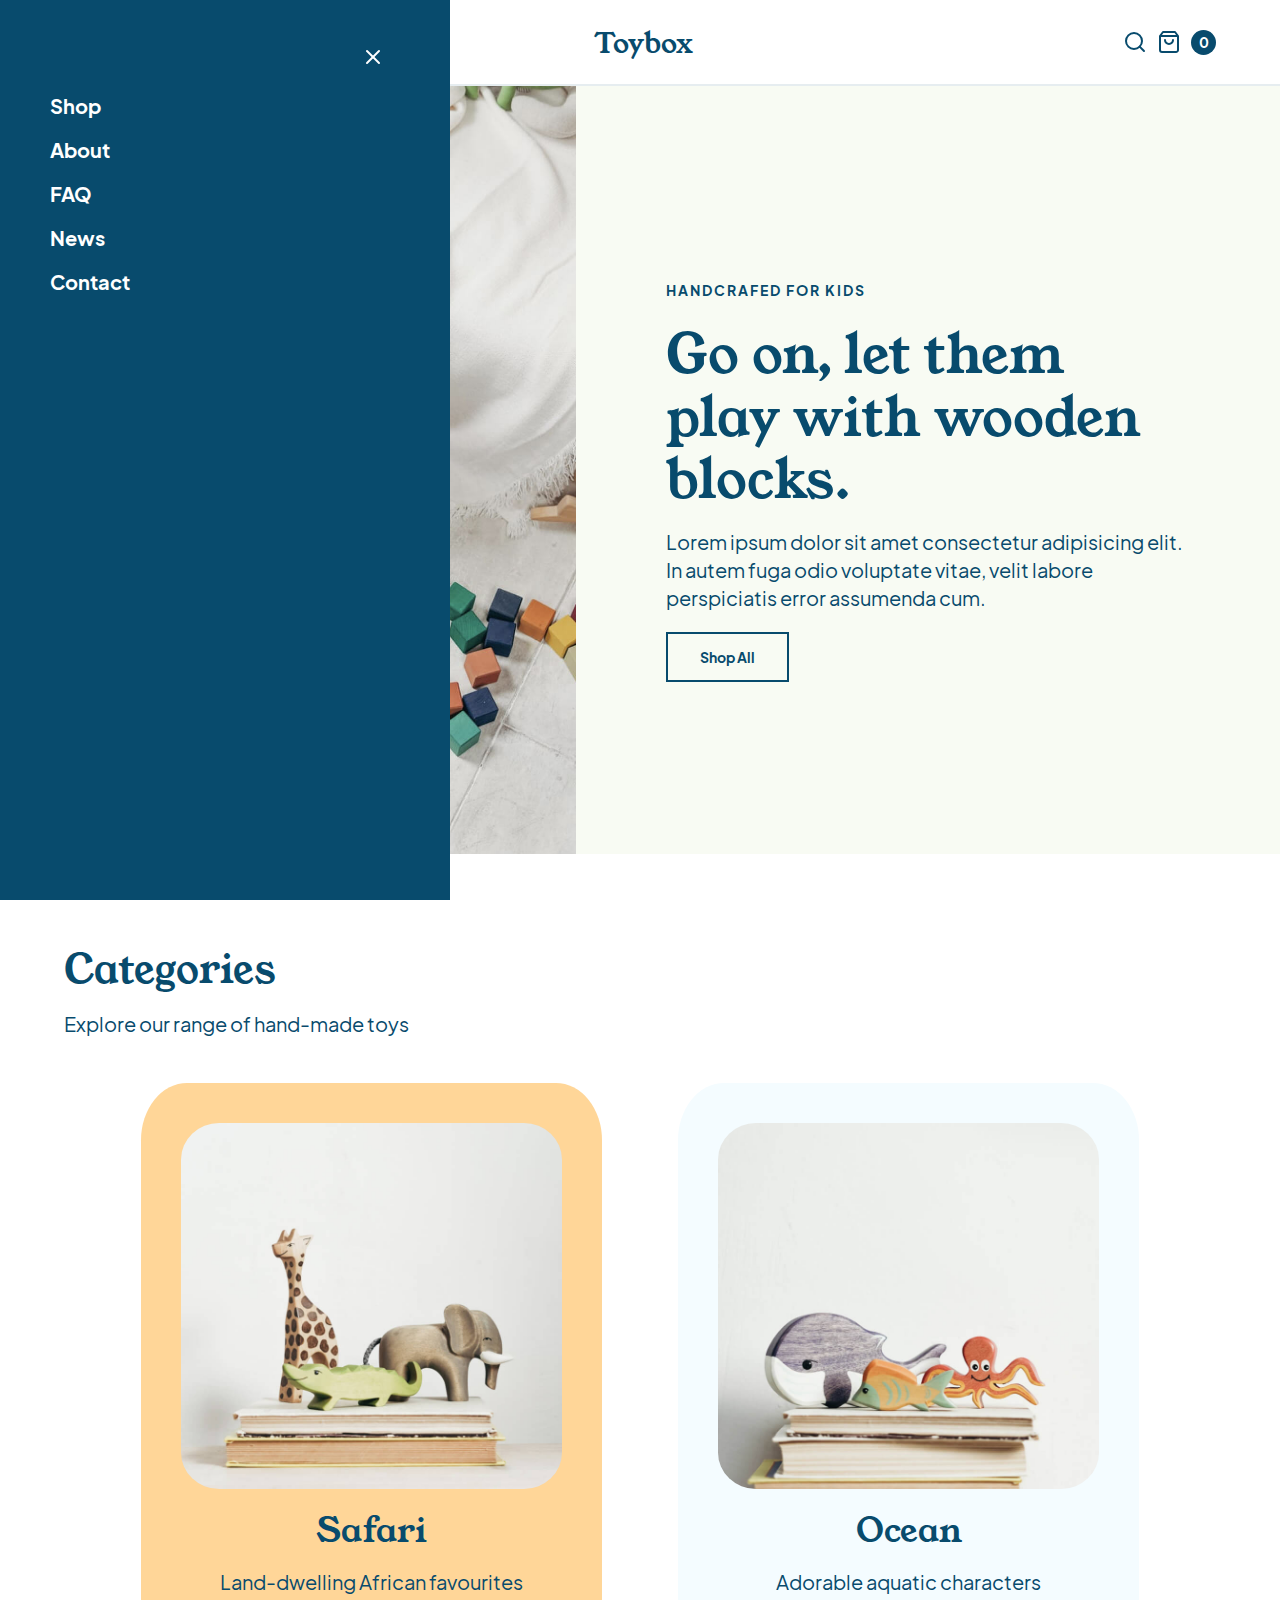
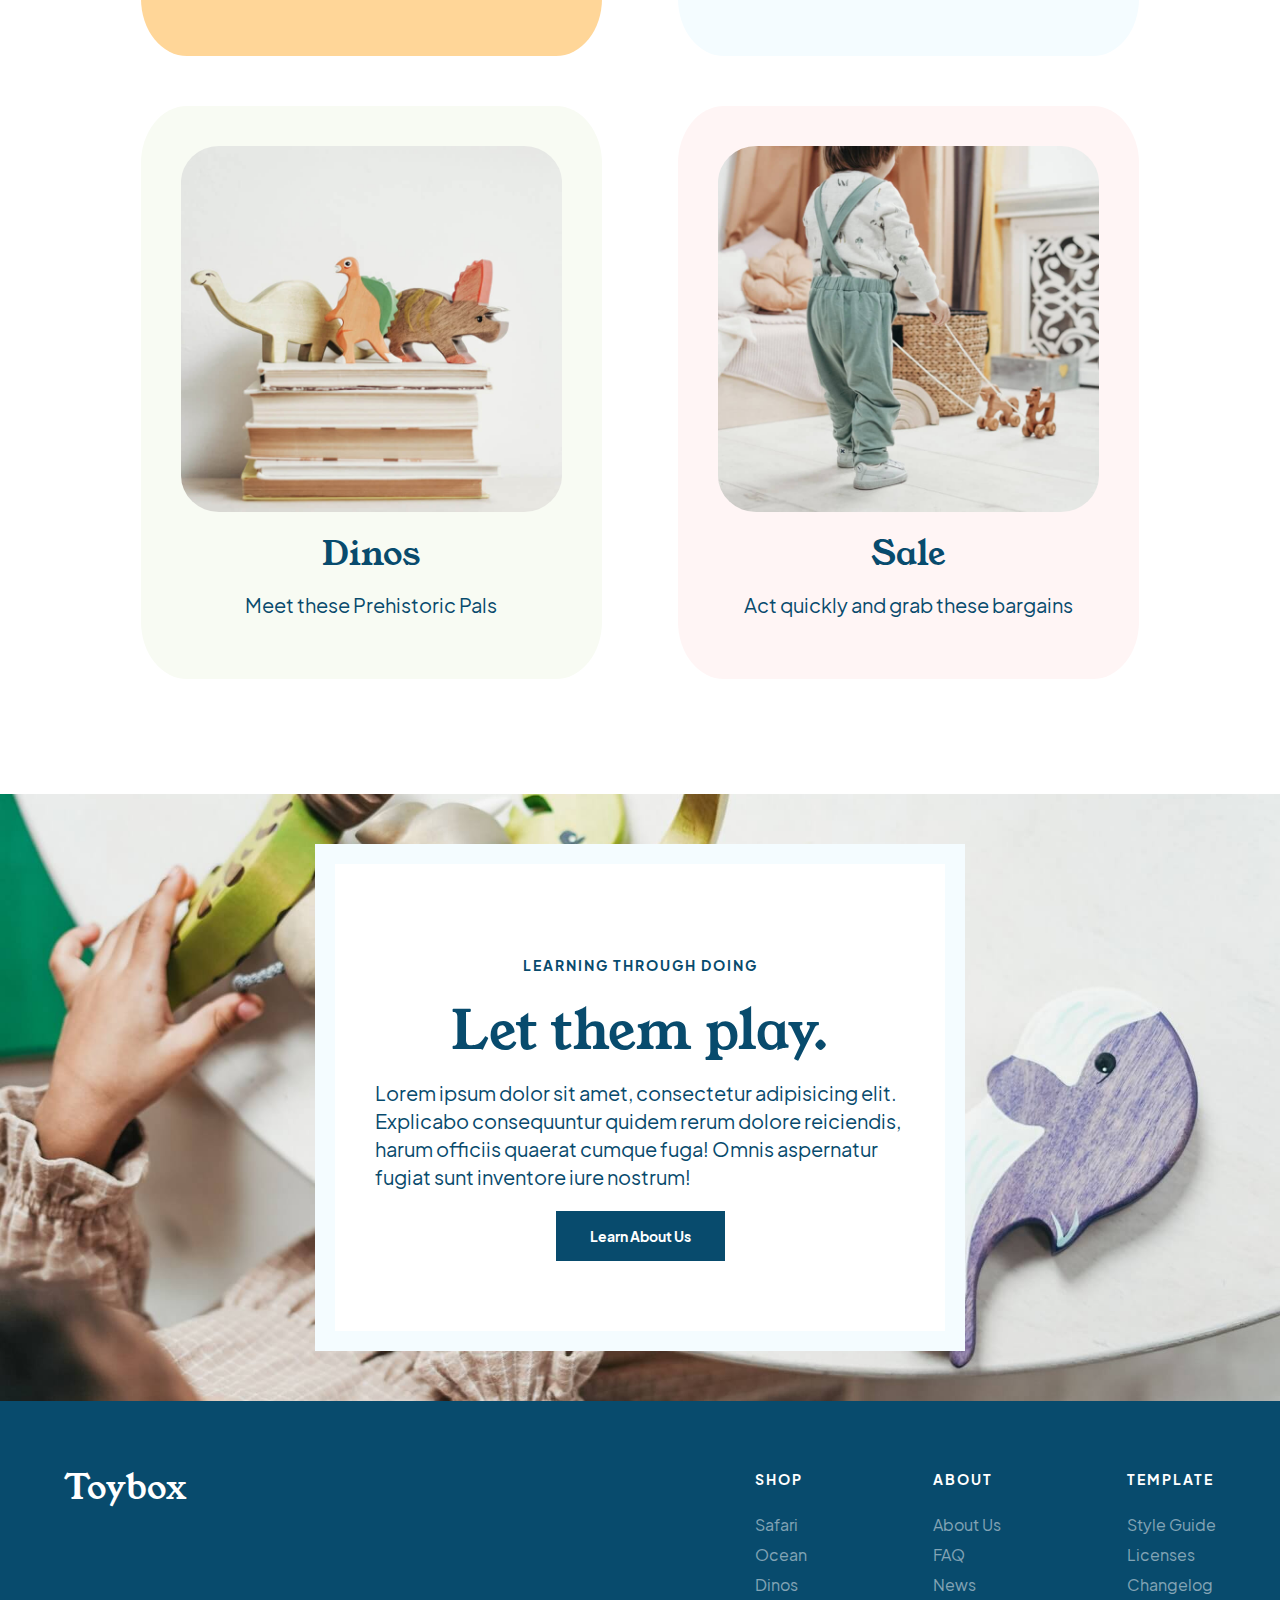
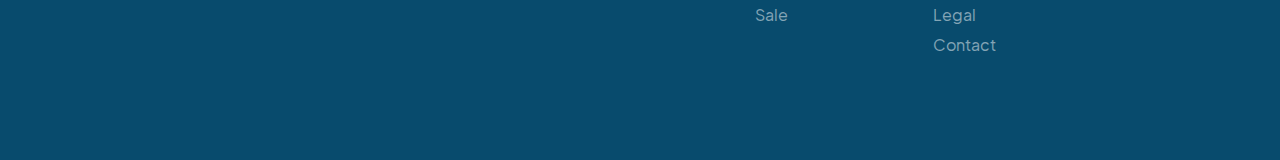
<file: index.html>
<!DOCTYPE html>
<html lang="en">
	<head>
		<meta charset="UTF-8" />
		<meta http-equiv="X-UA-Compatible" content="IE=edge" />
		<meta name="viewport" content="width=device-width, initial-scale=1.0" />
		<title>STARTER - Toybox Homepage</title>
		<link rel="stylesheet" href="./styles/styles.css" />
		<script src="./script.js"></script>
	</head>
	<body>
		<a href="#mainContent" class="skipLink">Skip to the main content.</a>

		<nav class="navBar">
			<div class="wrapper">
				<button class="meanuIcon" id="hamburger">
					<img src="./assets/menu-button.svg" alt="open slide-out menu" />
				</button>

				<a href="#" class="logo">
					<h1>Toybox</h1>
				</a>

				<div class="searchCart">
					<button class="menuIcon">
						<img
							src="./assets/search.svg"
							alt="search page"
							class="searchIcon"
						/>
					</button>

					<a href="#" class="bag">
						<img
							src="./assets/shop-bag.svg"
							alt="shopping bag"
							class="bagIcon"
						/>
					</a>

					<div class="counter">
						<p class="smallCopy">0</p>
					</div>
				</div>
				<!-- End searchCart -->
			</div>
			<!-- End .wrapper -->

			<div class="slideOutNav open">
				<button id="menuClose">
					<img src="./assets/menu-close.svg" alt="close slide out navigation" />
				</button>

				<nav>
					<ul class="mainMenu">
						<li><a href="#">Shop</a></li>
						<li><a href="#">About</a></li>
						<li><a href="#">FAQ</a></li>
						<li><a href="#">News</a></li>
						<li><a href="./contact.html">Contact</a></li>
					</ul>
				</nav>
			</div>
			<!-- END .slideOutNav -->
		</nav>
		<!--END .navBar -->

		<header>
			<div class="wrapper headerImgContainer">
				<img
					src="./assets/header-image.jpg"
					alt="A child sitting on wooden floors playing with wood blocks, in overalls"
				/>
			</div>
			<div class="wrapper headerContentContainer">
				<h5>Handcrafed for kids</h5>
				<h3>Go on, let them play with wooden blocks.</h3>
				<p>
					Lorem ipsum dolor sit amet consectetur adipisicing elit. In autem fuga
					odio voluptate vitae, velit labore perspiciatis error assumenda cum.
				</p>
				<a href="#" class="button">Shop All</a>
			</div>
		</header>

		<main id="mainContent">
			<section class="categories" id="categories">
				<div class="wrapper">
					<h2>Categories</h2>
					<p>Explore our range of hand-made toys</p>
					<ul class="categoryGallery">
						<li class="item item1">
							<a href="">
								<img
									src="./assets/safari-trio.jpg"
									alt="wooden giraffe, elephant, and aligator."
								/>
								<h4>Safari</h4>
								<p>Land-dwelling African favourites</p>
							</a>
						</li>
						<li class="item item2">
							<a href="">
								<img
									src="./assets/ocean-trio.jpg"
									alt="wooden whale, fish and octopus."
								/>
								<h4>Ocean</h4>
								<p>Adorable aquatic characters</p>
							</a>
						</li>
						<li class="item item3">
							<a href="">
								<img
									src="./assets/dino-trio.jpg"
									alt="Group of 3 wooden dinosaurs. "
								/>
								<h4>Dinos</h4>
								<p>Meet these Prehistoric Pals</p>
							</a>
						</li>
						<li class="item item4">
							<a href="">
								<img
									src="./assets/sale.jpg"
									alt="Child pulling 2 small rocking horses"
								/>
								<h4>Sale</h4>
								<p>Act quickly and grab these bargains</p>
							</a>
						</li>
					</ul>
				</div>
			</section>
			<!--END .categories -->

			<section class="play" id="play">
				<div class="wrapper playContainer">
					<h5>Learning through doing</h5>
					<h3>Let them play.</h3>
					<p>
						Lorem ipsum dolor sit amet, consectetur adipisicing elit. Explicabo
						consequuntur quidem rerum dolore reiciendis, harum officiis quaerat
						cumque fuga! Omnis aspernatur fugiat sunt inventore iure nostrum!
					</p>
					<a href="#" class="button secondaryButton">Learn About Us</a>
				</div>
			</section>
			<!--END .play -->
		</main>

		<footer>
			<div class="wrapper">
				<div class="footerFlexContainer">
					<a href="./index.html">
						<h4>Toybox</h4>
					</a>
					<nav class="footerNav">
						<ul class="footerShop">
							<li><h5>Shop</h5></li>
							<li><a href="#">Safari</a></li>
							<li><a href="#">Ocean</a></li>
							<li><a href="#">Dinos</a></li>
							<li><a href="#">Sale</a></li>
						</ul>
						<!-- END .footerShop -->

						<ul class="footerAbout">
							<li><h5>About</h5></li>
							<li><a href="#">About Us</a></li>
							<li><a href="#">FAQ</a></li>
							<li><a href="#">News</a></li>
							<li><a href="#">Legal</a></li>
							<li><a href="./contact.html">Contact</a></li>
						</ul>
						<!-- END .footerAbout -->

						<ul class="footerTemp">
							<li><h5>Template</h5></li>
							<li><a href="">Style Guide</a></li>
							<li><a href="">Licenses</a></li>
							<li><a href="">Changelog</a></li>
						</ul>
						<!-- END . footerTemplate -->
					</nav>
				</div>
				<!-- END .footerFlexContainer -->
			</div>
			<!-- END .wrapper -->
		</footer>
	</body>
</html>
</file>
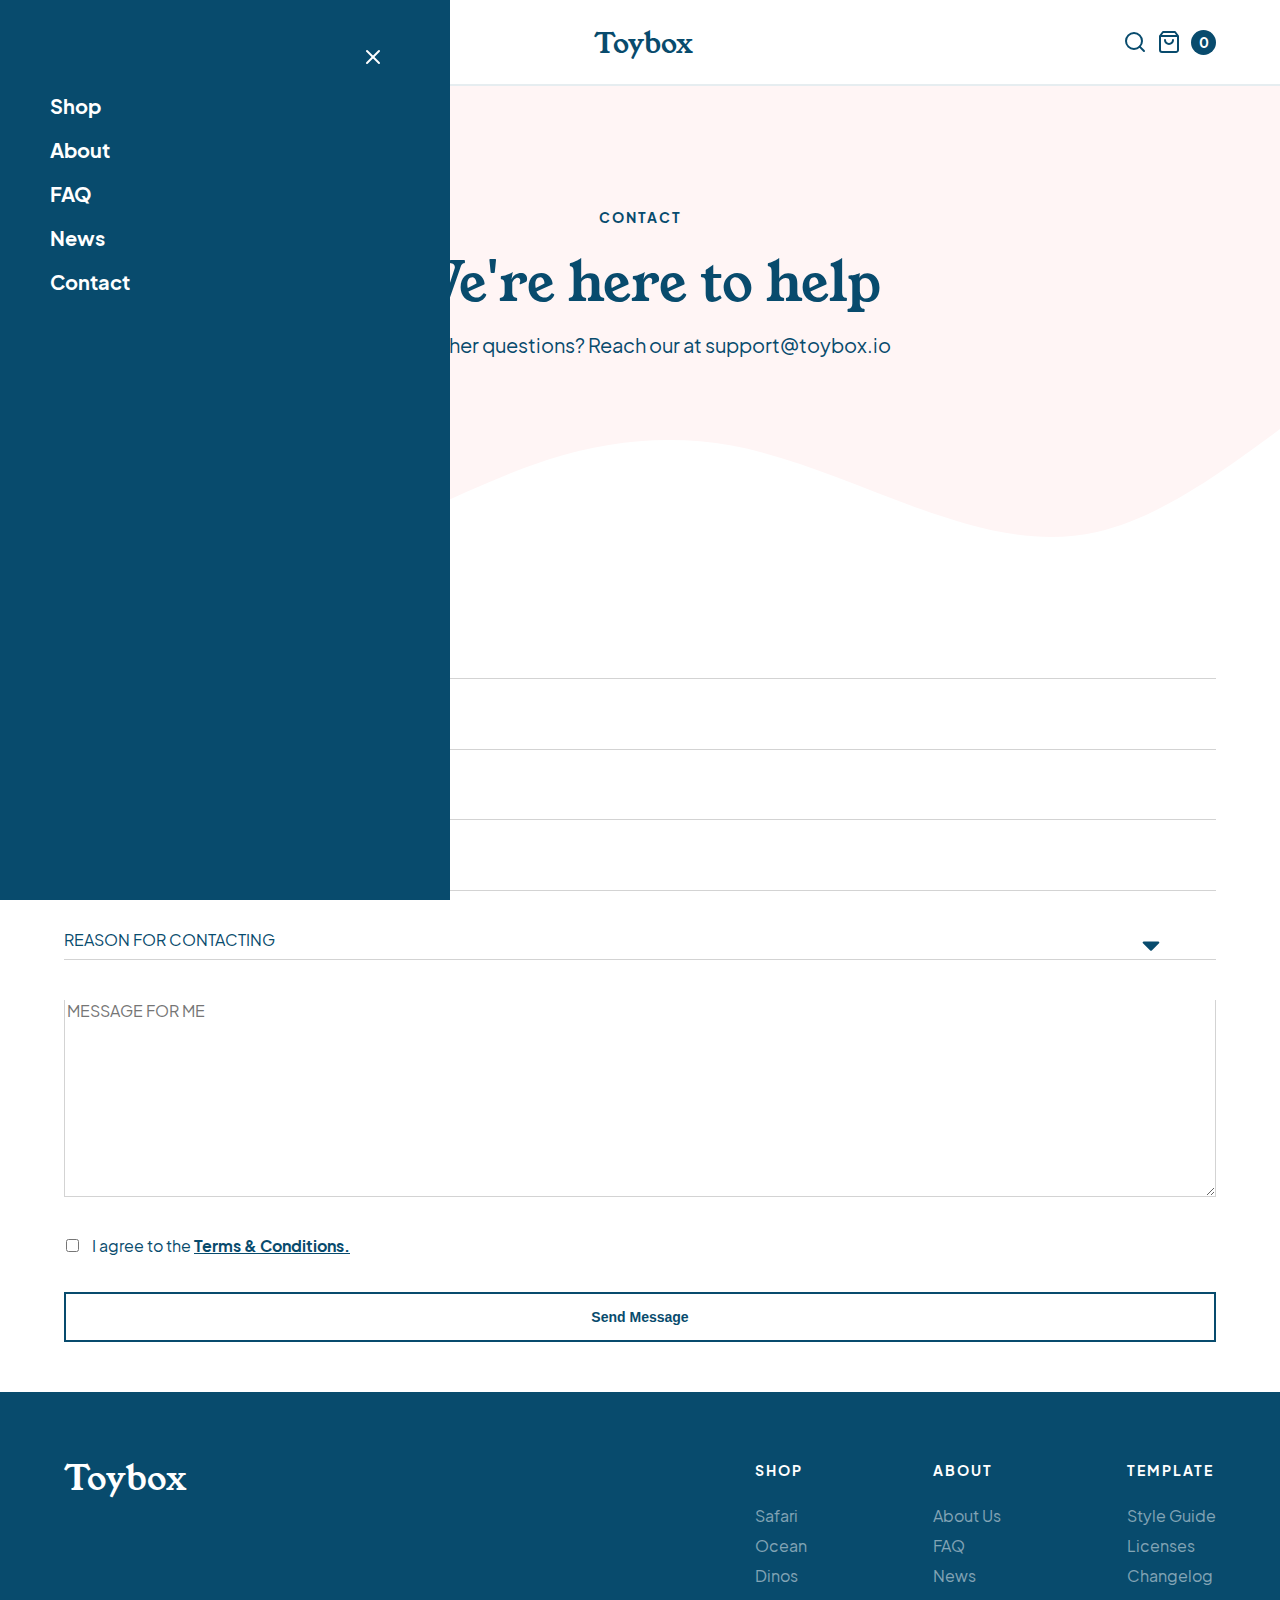
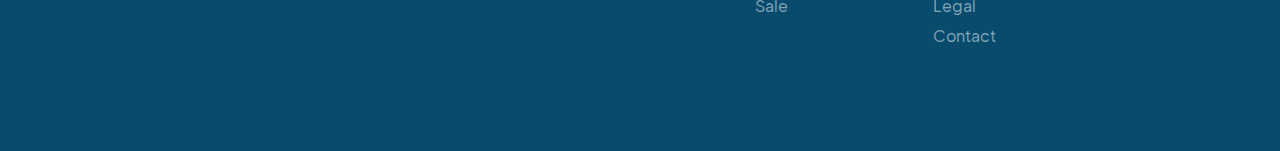
<file: contact.html>
<!DOCTYPE html>
<html lang="en">
	<head>
		<meta charset="UTF-8" />
		<meta http-equiv="X-UA-Compatible" content="IE=edge" />
		<meta name="viewport" content="width=device-width, initial-scale=1.0" />
		<title>Document</title>
		<link rel="stylesheet" href="./styles/styles.css" />
		<script src="./script.js"></script>
	</head>
	<body>
		<nav class="navBar">
			<div class="wrapper">
				<button class="meanuIcon" id="hamburger">
					<img src="./assets/menu-button.svg" alt="open slide-out menu" />
				</button>

				<a href="#" class="logo">
					<h1>Toybox</h1>
				</a>

				<div class="searchCart">
					<button class="menuIcon">
						<img
							src="./assets/search.svg"
							alt="search page"
							class="searchIcon"
						/>
					</button>

					<a href="#" class="bag">
						<img
							src="./assets/shop-bag.svg"
							alt="shopping bag"
							class="bagIcon"
						/>
					</a>

					<div class="counter">
						<p class="smallCopy">0</p>
					</div>
				</div>
				<!-- End searchCart -->
			</div>
			<!-- End .wrapper -->

			<div class="slideOutNav open">
				<button id="menuClose">
					<img src="./assets/menu-close.svg" alt="close slide out navigation" />
				</button>

				<nav>
					<ul class="mainMenu">
						<li><a href="#">Shop</a></li>
						<li><a href="#">About</a></li>
						<li><a href="#">FAQ</a></li>
						<li><a href="#">News</a></li>
						<li><a href="./contact.html">Contact</a></li>
					</ul>
				</nav>
			</div>
			<!-- END .slideOutNav -->
		</nav>
		<header class="contactHeader">
			<div class="wrapper">
				<div class="contactContent">
					<h5>Contact</h5>
					<h3>We're here to help</h3>
					<p>
						Any other questions? Reach our at
						<a href="mailto: support@toybox.io">support@toybox.io</a>
					</p>
				</div>
				<!-- END. .contactContent -->
			</div>
			<!-- END. .wrapper -->
		</header>
		<main id="#mainContent">
			<div class="wrapper">
				<form action="" method="" class="contactForm" name="contactForm">
					<label for="name" class="sr-only">Name</label>
					<input type="text" id="name" placeholder="Name" />
					<label for="surname" class="sr-only">Surname</label>
					<input type="text" id="surname" placeholder="Surname" />
					<label for="email" class="sr-only">Email</label>
					<input type="email" id="email" placeholder="Email" />
					<label for="phone" class="sr-only">Phone</label>
					<input type="tel" id="phone" placeholder="Phone" />
					<select name="reason" id="reason">
						<option value="initial" disabled selected>
							Reason for contacting
						</option>
						<option value="questions">Questions</option>
						<option value="complaints">Complaints</option>
						<option value="refunds">Refunds</option>
						<option value="shipping">Shipping</option>
						<option value="other">Other</option>
					</select>

					<label for="message" class="sr-only">Message for me</label>
					<textarea
						name="message"
						id="message"
						cols="30"
						rows="10"
						placeholder="Message for me"
					></textarea>
					<fieldset>
						<input type="checkbox" id="terms" />
						<label for="terms">
							I agree to the <a href="#">Terms & Conditions.</a></label
						>
					</fieldset>
					<button class="button">Send Message</button>
				</form>
			</div>
		</main>
		<footer>
			<div class="wrapper">
				<div class="footerFlexContainer">
					<a href="./index.html">
						<h4>Toybox</h4>
					</a>
					<nav class="footerNav">
						<ul class="footerShop">
							<li><h5>Shop</h5></li>
							<li><a href="#">Safari</a></li>
							<li><a href="#">Ocean</a></li>
							<li><a href="#">Dinos</a></li>
							<li><a href="#">Sale</a></li>
						</ul>
						<!-- END .footerShop -->

						<ul class="footerAbout">
							<li><h5>About</h5></li>
							<li><a href="#">About Us</a></li>
							<li><a href="#">FAQ</a></li>
							<li><a href="#">News</a></li>
							<li><a href="#">Legal</a></li>
							<li><a href="./contact.html">Contact</a></li>
						</ul>
						<!-- END .footerAbout -->

						<ul class="footerTemp">
							<li><h5>Template</h5></li>
							<li><a href="">Style Guide</a></li>
							<li><a href="">Licenses</a></li>
							<li><a href="">Changelog</a></li>
						</ul>
						<!-- END . footerTemplate -->
					</nav>
				</div>
				<!-- END .footerFlexContainer -->
			</div>
			<!-- END .wrapper -->
		</footer>
	</body>
</html>
</file>
<file: styles/styles.css>
html {
  line-height: 1.15;
  -ms-text-size-adjust: 100%;
  -webkit-text-size-adjust: 100%;
}

body {
  margin: 0;
}

article,
aside,
footer,
header,
nav,
section {
  display: block;
}

h1 {
  font-size: 2em;
  margin: 0.67em 0;
}

figcaption,
figure,
main {
  display: block;
}

figure {
  margin: 1em 40px;
}

hr {
  -webkit-box-sizing: content-box;
          box-sizing: content-box;
  height: 0;
  overflow: visible;
}

pre {
  font-family: monospace, monospace;
  font-size: 1em;
}

a {
  background-color: transparent;
  -webkit-text-decoration-skip: objects;
}

abbr[title] {
  border-bottom: none;
  text-decoration: underline;
  -webkit-text-decoration: underline dotted;
          text-decoration: underline dotted;
}

b,
strong {
  font-weight: inherit;
}

b,
strong {
  font-weight: bolder;
}

code,
kbd,
samp {
  font-family: monospace, monospace;
  font-size: 1em;
}

dfn {
  font-style: italic;
}

mark {
  background-color: #ff0;
  color: #000;
}

small {
  font-size: 80%;
}

sub,
sup {
  font-size: 75%;
  line-height: 0;
  position: relative;
  vertical-align: baseline;
}

sub {
  bottom: -0.25em;
}

sup {
  top: -0.5em;
}

audio,
video {
  display: inline-block;
}

audio:not([controls]) {
  display: none;
  height: 0;
}

img {
  border-style: none;
}

svg:not(:root) {
  overflow: hidden;
}

button,
input,
optgroup,
select,
textarea {
  font-family: sans-serif;
  font-size: 100%;
  line-height: 1.15;
  margin: 0;
}

button,
input {
  overflow: visible;
}

button,
select {
  text-transform: none;
}

button,
html [type=button],
[type=reset],
[type=submit] {
  -webkit-appearance: button;
}

button::-moz-focus-inner,
[type=button]::-moz-focus-inner,
[type=reset]::-moz-focus-inner,
[type=submit]::-moz-focus-inner {
  border-style: none;
  padding: 0;
}

button:-moz-focusring,
[type=button]:-moz-focusring,
[type=reset]:-moz-focusring,
[type=submit]:-moz-focusring {
  outline: 1px dotted ButtonText;
}

fieldset {
  padding: 0.35em 0.75em 0.625em;
}

legend {
  -webkit-box-sizing: border-box;
          box-sizing: border-box;
  color: inherit;
  display: table;
  max-width: 100%;
  padding: 0;
  white-space: normal;
}

progress {
  display: inline-block;
  vertical-align: baseline;
}

textarea {
  overflow: auto;
}

[type=checkbox],
[type=radio] {
  -webkit-box-sizing: border-box;
          box-sizing: border-box;
  padding: 0;
}

[type=number]::-webkit-inner-spin-button,
[type=number]::-webkit-outer-spin-button {
  height: auto;
}

[type=search] {
  -webkit-appearance: textfield;
  outline-offset: -2px;
}

[type=search]::-webkit-search-cancel-button,
[type=search]::-webkit-search-decoration {
  -webkit-appearance: none;
}

::-webkit-file-upload-button {
  -webkit-appearance: button;
  font: inherit;
}

details,
menu {
  display: block;
}

summary {
  display: list-item;
}

canvas {
  display: inline-block;
}

template {
  display: none;
}

[hidden] {
  display: none;
}

.clearfix:after {
  visibility: hidden;
  display: block;
  font-size: 0;
  content: "";
  clear: both;
  height: 0;
}

html {
  -webkit-box-sizing: border-box;
  box-sizing: border-box;
}

*,
*:before,
*:after {
  -webkit-box-sizing: inherit;
          box-sizing: inherit;
}

.sr-only {
  position: absolute;
  width: 1px;
  height: 1px;
  margin: -1px;
  border: 0;
  padding: 0;
  white-space: nowrap;
  -webkit-clip-path: inset(100%);
          clip-path: inset(100%);
  clip: rect(0 0 0 0);
  overflow: hidden;
}

.skipLink {
  background: white;
  color: black;
  font-size: 1rem;
  padding: 10px 0;
  position: absolute;
  left: -1000px;
  top: 0;
  z-index: 999;
}
.skipLink:focus {
  left: 0;
  right: 0;
  text-align: center;
}

@font-face {
  font-family: "Jakarta Sans";
  src: url(../fonts/PlusJakarta_Sans-2.5/webfonts/PlusJakartaSans-Regular.woff), url(../fonts/PlusJakarta_Sans-2.5/webfonts/PlusJakartaSans-Regular.woff2), url(../fonts/PlusJakarta_Sans-2.5/static/PlusJakartaSans-Regular.ttf);
  font-weight: normal;
}
@font-face {
  font-family: "Jakarta Sans";
  src: url(../fonts/PlusJakarta_Sans-2.5/webfonts/PlusJakartaSans-Bold.woff), url(../fonts/PlusJakarta_Sans-2.5/webfonts/PlusJakartaSans-Bold.woff2), url(../fonts/PlusJakarta_Sans-2.5/static/PlusJakartaSans-Bold.ttf);
  font-weight: bold;
}
@font-face {
  font-family: "Young Serif";
  src: url(../fonts/youngserif/YoungSerif-Regular.otf);
}
html {
  font-size: 125%;
}

body {
  font-family: "Jakarta Sans";
  font-size: 1rem;
  color: #084b6d;
}

h1,
h2,
h3,
h4 {
  font-family: "Young Serif";
  color: #084b6d;
  margin: 0;
}

h1 {
  font-size: 28px;
  font-size: 1.4rem;
}

h2 {
  font-size: 40px;
  font-size: 2rem;
  margin-bottom: 18px;
}

h3 {
  font-size: 54px;
  font-size: 2.7rem;
}

h4 {
  font-size: 34px;
  font-size: 1.7rem;
}

h5 {
  font-size: 14px;
  font-size: 0.7rem;
  text-transform: uppercase;
  letter-spacing: 0.1rem;
}

p {
  line-height: 1.4rem;
}
p.smallCopy {
  font-size: 14px;
  font-size: 0.7rem;
  font-weight: bold;
  margin: 0;
}

a {
  text-decoration: none;
  color: inherit;
  -webkit-transition: 0.3s;
  transition: 0.3s;
}

.wrapper {
  max-width: 1280px;
  width: 90%;
  margin: 0 auto;
}

ul {
  list-style: none;
  margin: 0;
  padding: 0;
}

img {
  width: 100%;
  display: block;
}

button {
  background-color: transparent;
  border: none;
  cursor: pointer;
  padding: 15px;
}

a {
  display: inline-block;
}
a.secondaryButton {
  background-color: #084b6d;
  color: #fff;
}
a.secondaryButton:hover, a.secondaryButton:focus {
  background-color: #fff;
  color: #084b6d;
}

.button {
  border: 2px solid #084b6d;
  font-size: 14px;
  font-size: 0.7rem;
  font-weight: bold;
  padding: 15px 32px;
  color: #084b6d;
  -webkit-transition: 0.3s;
  transition: 0.3s;
}
.button:hover, .button:focus {
  background-color: #084b6d;
  color: #fff;
}

.navBar {
  position: sticky;
  top: 0;
  background-color: #fff;
  border-bottom: 2px solid rgba(8, 75, 109, 0.1);
  z-index: 10;
  padding: 15px 0;
}
.navBar .wrapper {
  display: -webkit-box;
  display: -ms-flexbox;
  display: flex;
  -webkit-box-pack: justify;
      -ms-flex-pack: justify;
          justify-content: space-between;
  -webkit-box-align: center;
      -ms-flex-align: center;
          align-items: center;
}
.navBar .searchCart {
  display: -webkit-box;
  display: -ms-flexbox;
  display: flex;
  -webkit-box-align: center;
      -ms-flex-align: center;
          align-items: center;
}
.navBar .bag,
.navBar .menuIcon {
  padding: 10px 5px;
}
.navBar .counter {
  background-color: #084b6d;
  color: #fff;
  width: 25px;
  height: 25px;
  border-radius: 50%;
  display: -webkit-box;
  display: -ms-flexbox;
  display: flex;
  -webkit-box-pack: center;
      -ms-flex-pack: center;
          justify-content: center;
  -webkit-box-align: center;
      -ms-flex-align: center;
          align-items: center;
  margin-left: 5px;
}
.navBar .logo {
  margin-left: 50px;
}

/* TODO implement slide out functionality in JS */
.slideOutNav {
  background-color: #084b6d;
  color: #fff;
  min-height: 100vh;
  position: fixed;
  top: 0;
  padding: 30px 50px;
  width: 100%;
  max-width: 450px;
  font-weight: bold;
  display: -webkit-box;
  display: -ms-flexbox;
  display: flex;
  -webkit-box-orient: vertical;
  -webkit-box-direction: normal;
      -ms-flex-direction: column;
          flex-direction: column;
  z-index: 20;
  left: -450px;
  -webkit-transition: 0.3s;
  transition: 0.3s;
}
.slideOutNav.open {
  left: 0;
}
.slideOutNav button {
  -ms-flex-item-align: end;
      align-self: flex-end;
}
.slideOutNav a {
  line-height: 2.2rem;
}
.slideOutNav a:hover, .slideOutNav a:focus {
  color: rgba(255, 255, 255, 0.6);
}

header {
  display: -webkit-box;
  display: -ms-flexbox;
  display: flex;
  -webkit-box-align: center;
      -ms-flex-align: center;
          align-items: center;
  background-color: #f8fbf3;
  -ms-flex-wrap: wrap;
      flex-wrap: wrap;
}
header .headerImgContainer {
  width: 45%;
}
header .headerContentContainer {
  width: 55%;
  padding: 0 90px;
}

.contactHeader {
  background-color: #fff5f5;
  padding-top: 100px;
  text-align: center;
}
.contactHeader .contactContent {
  padding-bottom: 50px;
}
.contactHeader::after {
  content: "";
  background-image: url(../assets/wave.svg);
  width: 100%;
  height: 150px;
  background-size: 100% 150px;
}

.contactForm {
  display: -webkit-box;
  display: -ms-flexbox;
  display: flex;
  -webkit-box-orient: vertical;
  -webkit-box-direction: normal;
      -ms-flex-direction: column;
          flex-direction: column;
  padding: 70px 0 50px;
}

input,
textarea,
select {
  border: 0;
  border-bottom: 1px solid lightgray;
  margin-bottom: 40px;
  padding-bottom: 10px;
  font-family: "Jakarta Sans";
  font-size: 16px;
  font-size: 0.8rem;
  text-transform: uppercase;
  color: #084b6d;
  -webkit-transition: 0.3s;
  transition: 0.3s;
}
input::-webkit-input-placeholder, textarea::-webkit-input-placeholder, select::-webkit-input-placeholder {
  opacity: 1;
}
input::-moz-placeholder, textarea::-moz-placeholder, select::-moz-placeholder {
  opacity: 1;
}
input:-ms-input-placeholder, textarea:-ms-input-placeholder, select:-ms-input-placeholder {
  opacity: 1;
}
input::-ms-input-placeholder, textarea::-ms-input-placeholder, select::-ms-input-placeholder {
  opacity: 1;
}
input::placeholder,
textarea::placeholder,
select::placeholder {
  opacity: 1;
}
input:hover, input:focus,
textarea:hover,
textarea:focus,
select:hover,
select:focus {
  border-color: #084b6d;
}

textarea {
  border-right: 1px solid lightgrey;
  border-left: 1px solid lightgrey;
}

select {
  -webkit-appearance: none;
     -moz-appearance: none;
          appearance: none;
  background-color: #fff;
  background-image: url(../assets/caret-down-solid.svg);
  background-repeat: no-repeat;
  background-position: 95% center;
}

fieldset {
  border: 0;
  padding: 0;
  font-size: 16px;
  font-size: 0.8rem;
}
fieldset input {
  margin-right: 10px;
  accent-color: #084b6d;
}
fieldset a {
  text-decoration: underline;
  font-weight: 600;
}

.categories {
  padding: 90px 0;
}

.categoryGallery {
  display: -webkit-box;
  display: -ms-flexbox;
  display: flex;
  -ms-flex-wrap: wrap;
      flex-wrap: wrap;
  -webkit-box-pack: space-evenly;
      -ms-flex-pack: space-evenly;
          justify-content: space-evenly;
  text-align: center;
}
.categoryGallery .item1 {
  background-color: #ffd698;
}
.categoryGallery .item2 {
  background-color: #f4fcff;
}
.categoryGallery .item3 {
  background-color: #f8fbf3;
}
.categoryGallery .item4 {
  background-color: #fff5f5;
}
.categoryGallery .item {
  width: 40%;
  padding: 40px;
  border-radius: 10%;
  margin: 25px 0;
}
.categoryGallery .item a:hover, .categoryGallery .item a:focus {
  -webkit-transform: scale(0.9);
          transform: scale(0.9);
}
.categoryGallery .item img {
  border-radius: 10%;
  margin-bottom: 20px;
}

.play {
  background-image: url(../assets/background-image.jpg);
  background-size: cover;
  background-position: center;
  padding: 50px 0;
}
.play .playContainer {
  background-color: #fff;
  border: 20px solid #f4fcff;
  max-width: 650px;
  padding: 70px 40px;
  text-align: center;
}
.play .playContainer p {
  text-align: left;
}

footer {
  background-color: #084b6d;
  color: #fff;
  padding: 70px 0 100px;
}
footer h4 {
  color: #fff;
}
footer h5 {
  margin-top: 0;
}
footer .footerFlexContainer {
  display: -webkit-box;
  display: -ms-flexbox;
  display: flex;
  -webkit-box-pack: justify;
      -ms-flex-pack: justify;
          justify-content: space-between;
}
footer .footerNav {
  display: -webkit-box;
  display: -ms-flexbox;
  display: flex;
  -webkit-box-pack: justify;
      -ms-flex-pack: justify;
          justify-content: space-between;
  width: 40%;
}
footer a {
  color: rgba(255, 255, 255, 0.5);
  font-size: 16px;
  font-size: 0.8rem;
  line-height: 1.5rem;
}
footer a:hover, footer a:focus {
  color: #fff;
}

@media (max-width: 1000px) {
  header {
    -webkit-box-orient: vertical;
    -webkit-box-direction: normal;
        -ms-flex-direction: column;
            flex-direction: column;
  }
  header .headerImgContainer {
    width: 100%;
  }
  header .headerContentContainer {
    width: 100%;
    padding: 30px 90px 40px;
  }
  footer .footerFlexContainer {
    -webkit-box-orient: vertical;
    -webkit-box-direction: normal;
        -ms-flex-direction: column;
            flex-direction: column;
    -webkit-box-align: center;
        -ms-flex-align: center;
            align-items: center;
  }
  footer .footerFlexContainer h4 {
    margin-bottom: 60px;
  }
  footer .footerNav {
    width: 85%;
  }
}
@media (max-width: 500px) {
  .navBar .wrapper {
    -webkit-box-orient: vertical;
    -webkit-box-direction: normal;
        -ms-flex-direction: column;
            flex-direction: column;
  }
  .navBar .logo {
    margin: 7px 0 12px;
  }
  .categoryGallery {
    -ms-flex-wrap: nowrap;
        flex-wrap: nowrap;
    -webkit-box-orient: vertical;
    -webkit-box-direction: normal;
        -ms-flex-direction: column;
            flex-direction: column;
  }
  .categoryGallery .item {
    width: 100%;
  }
  .slideOutNav {
    font-family: #084b6d;
    font-size: 30px;
    font-size: 1.5rem;
  }
  .play {
    padding: 0;
  }
  .playContainer h3 {
    font-size: 40px;
    font-size: 2rem;
  }
  footer .footerFlexContainer {
    -webkit-box-orient: vertical;
    -webkit-box-direction: normal;
        -ms-flex-direction: column;
            flex-direction: column;
    -webkit-box-align: center;
        -ms-flex-align: center;
            align-items: center;
  }
  footer .footerFlexContainer h4 {
    margin-bottom: 50px;
  }
  footer .footerNav {
    -webkit-box-orient: vertical;
    -webkit-box-direction: normal;
        -ms-flex-direction: column;
            flex-direction: column;
    -webkit-box-align: center;
        -ms-flex-align: center;
            align-items: center;
    text-align: center;
  }
  footer .footerShop,
footer .footerAbout,
footer .footerTemp {
    margin-bottom: 30px;
  }
}
</file>
